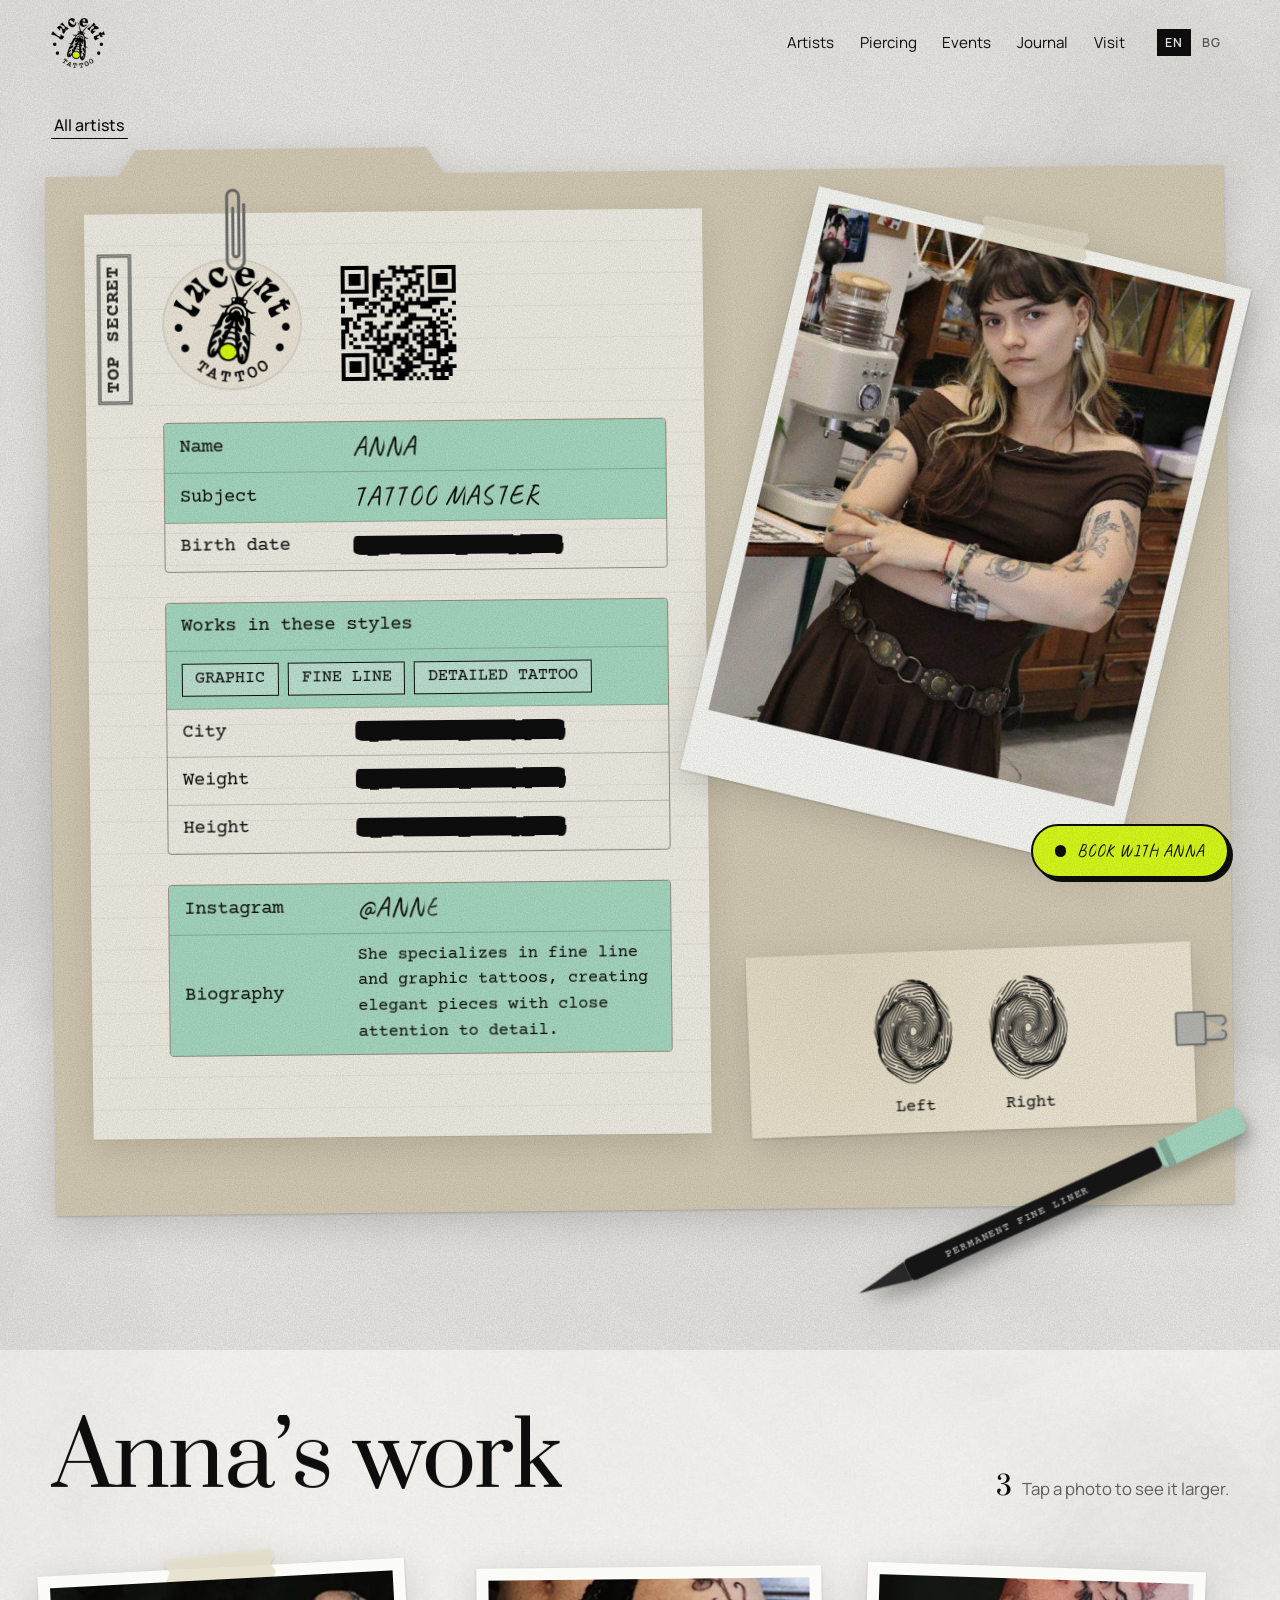
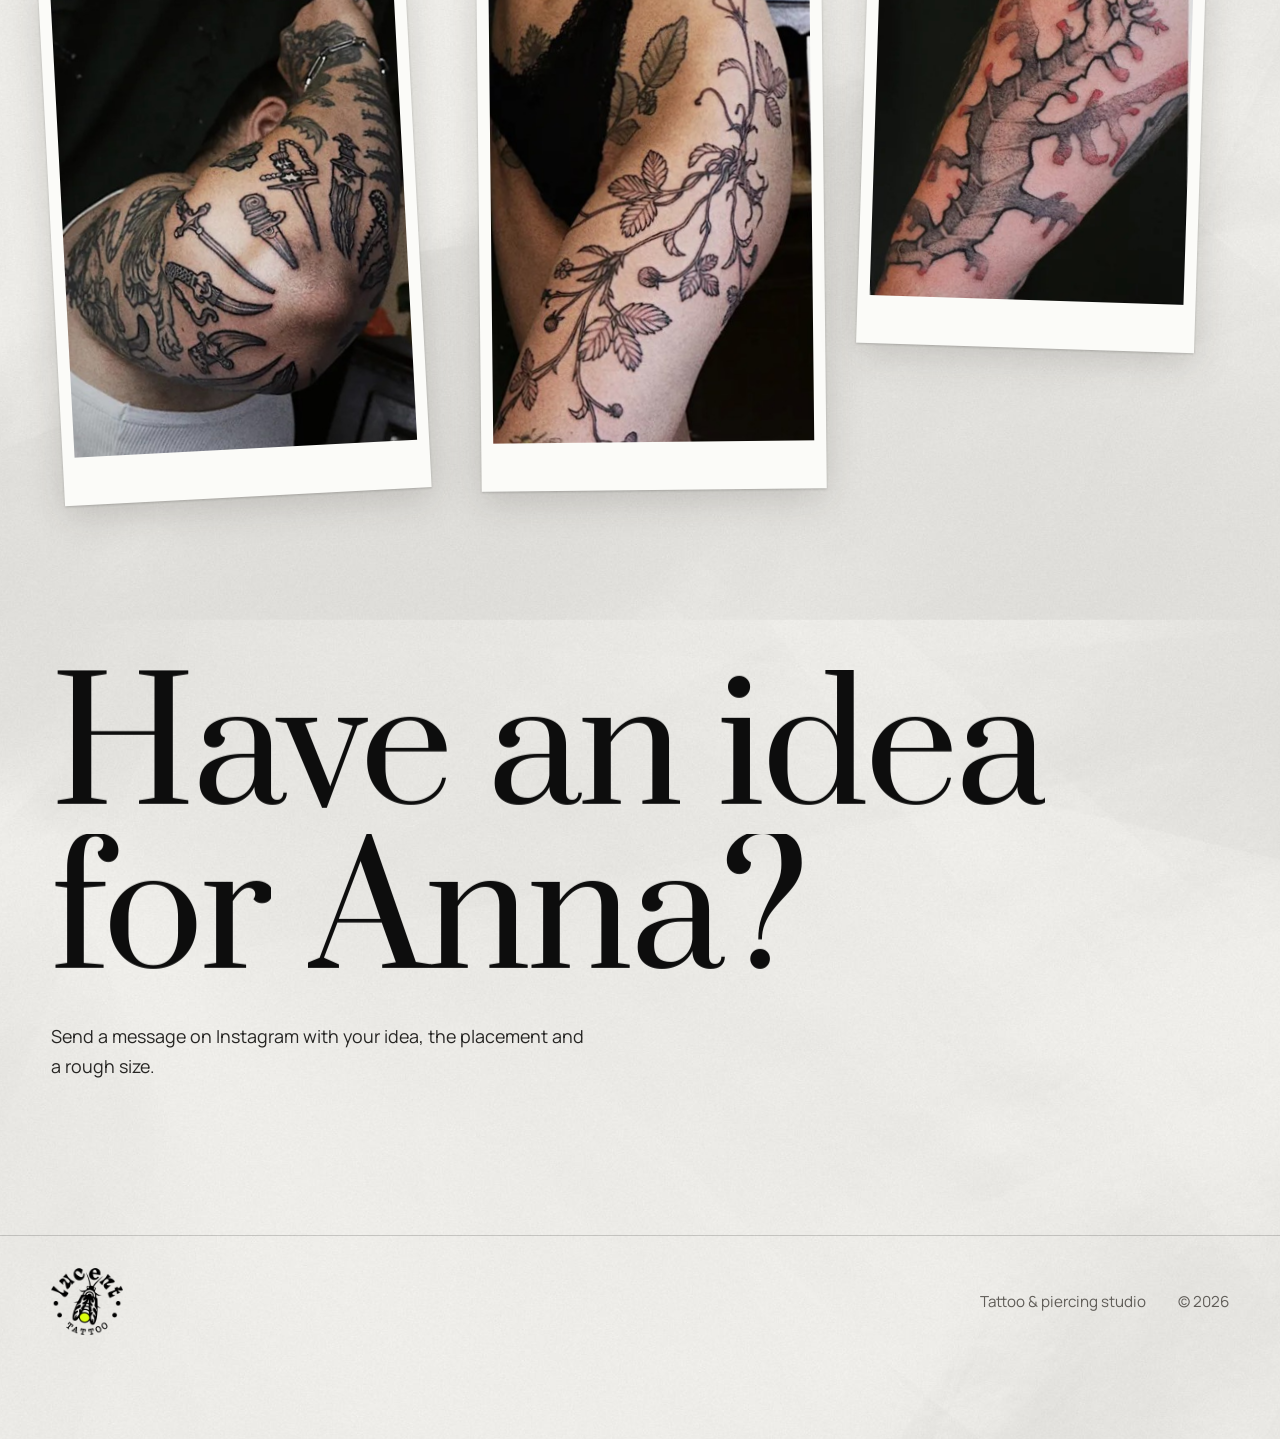
<file: artists/anna.html>
<!doctype html>
<html lang="en">
<head>
  <meta charset="utf-8">
  <meta name="viewport" content="width=device-width, initial-scale=1">
  <title>Anna · Lucent Tattoo Studio</title>
  <meta name="description" content="Anna, tattoo artist at Lucent Tattoo Studio, Sofia: fine line, graphic and detailed tattoos.">
  <link rel="preconnect" href="https://fonts.googleapis.com">
  <link rel="preconnect" href="https://fonts.gstatic.com" crossorigin>
  <link href="https://fonts.googleapis.com/css2?family=Prata&family=Manrope:wght@400;500;600&family=Permanent+Marker&family=Caveat:wght@700&family=Courier+Prime&family=PT+Mono&display=swap" rel="stylesheet">
  <link rel="stylesheet" href="../css/style.css">
  <link rel="icon" type="image/png" href="../assets/img/brand/favicon.png">
</head>
<body class="artist-page" data-artist="anna">
  <a class="skip" href="#main" data-i18n="skip">Skip to content</a>

  <svg width="0" height="0" style="position:absolute" aria-hidden="true">
    <filter id="rough"><feTurbulence type="fractalNoise" baseFrequency="0.04" numOctaves="2" seed="4"/><feDisplacementMap in="SourceGraphic" scale="3"/></filter>
  </svg>

  <header class="nav" data-nav>
    <a class="nav__logo" href="../index.html"><img src="../assets/img/brand/logo-160.png" alt="Lucent Tattoo" width="160" height="160"></a>
    <nav class="nav__links" aria-label="Main">
      <a href="../index.html#artists" data-i18n="nav.artists">Artists</a>
      <a href="../index.html#piercing" data-i18n="nav.piercing">Piercing</a>
      <a href="../index.html#events" data-i18n="nav.events">Events</a>
      <a href="../index.html#journal" data-i18n="nav.journal">Journal</a>
      <a href="../index.html#visit" data-i18n="nav.visit">Visit</a>
    </nav>
    <div class="lang" role="group" aria-label="Language">
      <button type="button" data-lang="en" aria-pressed="true">EN</button>
      <button type="button" data-lang="bg" aria-pressed="false">BG</button>
    </div>
  </header>

  <main id="main">
    <!-- DOSSIER -->
    <section class="dossier" aria-labelledby="artist-name">
      <a class="dossier__back link-ink" href="../index.html#artists" data-i18n="d.back">All artists</a>

      <div class="folder" data-folder>
        <div class="sheet" data-sheet>
          <svg class="clip" viewBox="0 0 40 120" aria-hidden="true"><path d="M28 30 V96 a10 10 0 0 1 -20 0 V20 a7 7 0 0 1 14 0 V88 a3.5 3.5 0 0 1 -7 0 V34"/></svg>
          <p class="sheet__secret" data-i18n="d.secret">Top secret</p>

          <div class="sheet__head">
            <img class="sheet__logo" src="../assets/img/brand/logo.png" alt="" width="640" height="641">
            <a class="sheet__qr" href="https://www.instagram.com/annetemma/" target="_blank" rel="noopener" aria-label="Instagram @annetemma">
              <img src="../assets/img/dossier/qr-anna.svg" alt="" width="120" height="120">
            </a>
          </div>

          <dl class="form">
            <div class="form__row form__row--fill"><dt data-i18n="d.name">Name</dt><dd><h1 id="artist-name" class="form__hand" data-i18n="anna.name">Anna</h1></dd></div>
            <div class="form__row form__row--fill"><dt data-i18n="d.subject">Subject</dt><dd class="form__hand" data-i18n="d.tattoo">Tattoo master</dd></div>
            <div class="form__row"><dt data-i18n="d.birth">Birth date</dt><dd><span class="redact" data-redact></span></dd></div>
          </dl>

          <dl class="form">
            <div class="form__row form__row--fill form__row--title"><dt data-i18n="d.styles">Works in these styles</dt></div>
            <div class="form__row form__row--fill form__row--chips"><dd>
              <span class="chip" data-i18n="s.graphic">Graphic</span>
              <span class="chip" data-i18n="s.fineline">Fine line</span>
              <span class="chip" data-i18n="s.detailed">Detailed tattoo</span>
            </dd></div>
            <div class="form__row"><dt data-i18n="d.city">City</dt><dd><span class="redact" data-redact></span></dd></div>
            <div class="form__row"><dt data-i18n="d.weight">Weight</dt><dd><span class="redact" data-redact></span></dd></div>
            <div class="form__row"><dt data-i18n="d.height">Height</dt><dd><span class="redact" data-redact></span></dd></div>
          </dl>

          <dl class="form">
            <div class="form__row form__row--fill"><dt>Instagram</dt><dd><a class="form__hand" data-write href="https://www.instagram.com/annetemma/" target="_blank" rel="noopener">@annetemma</a></dd></div>
            <div class="form__row form__row--fill form__row--bio"><dt data-i18n="d.bio">Biography</dt><dd data-i18n="anna.bio">She specializes in fine line and graphic tattoos, creating elegant pieces with close attention to detail.</dd></div>
          </dl>
        </div>

        <figure class="polaroid polaroid--portrait" data-polaroid>
          <img src="../assets/img/artists/anna.jpg" alt="Anna" width="720" height="900">
          <span class="tape tape--t"></span>
        </figure>

        <div class="prints" data-prints>
          <svg class="prints__clip" viewBox="0 0 60 90" aria-hidden="true"><rect x="8" y="34" width="44" height="40" rx="3"/><path d="M14 36 V12 a6 6 0 0 1 12 0 M46 36 V12 a6 6 0 0 0 -12 0"/></svg>
          <figure><img src="../assets/img/dossier/print-left.svg" alt="" width="120" height="156"><figcaption data-i18n="d.left">Left</figcaption></figure>
          <figure><img src="../assets/img/dossier/print-right.svg" alt="" width="120" height="156"><figcaption data-i18n="d.right">Right</figcaption></figure>
        </div>

        <svg class="pen" viewBox="0 0 520 60" aria-hidden="true">
          <rect x="70" y="16" width="330" height="28" rx="6" fill="#151515"/>
          <rect x="400" y="13" width="110" height="34" rx="8" fill="var(--artist)"/>
          <rect x="406" y="13" width="10" height="34" fill="rgba(0,0,0,.18)"/>
          <path d="M70 18 L30 26 L6 30 L30 34 L70 42 Z" fill="#2a2a2a"/>
          <text x="120" y="35" fill="#e9e9e9" font-family="Courier Prime, monospace" font-size="13" letter-spacing="1">PERMANENT FINE LINER</text>
        </svg>
      </div>
    </section>

    <!-- WORK -->
    <section class="works" aria-labelledby="works-title">
      <header class="section-head">
        <h2 id="works-title" class="display" data-split data-i18n="anna.works">Anna’s work</h2>
        <p class="section-head__aside" data-reveal><span class="works__count" data-count></span> <span data-i18n="d.works.aside">Tap a photo to see it larger.</span></p>
      </header>
      <div class="gallery" data-gallery></div>
    </section>

    <!-- CLOSING -->
    <section class="artist-end">
      <h2 class="display display--xl" data-split data-i18n="anna.end">Have an idea for Anna?</h2>
      <p class="lede" data-reveal data-i18n="d.end.body">Send a message on Instagram with your idea, the placement and a rough size.</p>
    </section>
  </main>

  <a class="book-sticky" href="https://ig.me/m/annetemma" target="_blank" rel="noopener">
    <span class="book-sticky__dot" aria-hidden="true"></span>
    <span data-i18n="anna.book">Book with Anna</span>
  </a>

  <dialog class="lightbox" data-lightbox>
    <img alt="">
    <button class="lightbox__btn lightbox__close" type="button" data-lb-close data-lb-label="lb.close">×</button>
    <button class="lightbox__btn lightbox__prev" type="button" data-lb-prev data-lb-label="lb.prev">‹</button>
    <button class="lightbox__btn lightbox__next" type="button" data-lb-next data-lb-label="lb.next">›</button>
    <p class="lightbox__count" data-lb-count></p>
  </dialog>

  <footer class="foot">
    <img class="foot__logo" src="../assets/img/brand/logo.png" alt="Lucent Tattoo" width="640" height="641">
    <span data-i18n="foot.line">Tattoo &amp; piercing studio</span>
    <span>© <span data-year></span></span>
  </footer>

  <div class="grain" aria-hidden="true"></div>

  <script src="../vendor/gsap.min.js"></script>
  <script src="../vendor/ScrollTrigger.min.js"></script>
  <script src="../vendor/lenis.min.js"></script>
  <script src="../js/i18n.js"></script>
  <script src="../js/artists.js"></script>
  <script src="../js/artist.js"></script>
  <script src="../js/main.js"></script>
  <script src="../js/dossier.js"></script>
</body>
</html>
</file>
<file: css/style.css>
/* Lucent Tattoo Studio — paper collage */

:root {
  --paper: #ecebe7;
  --paper-light: #f7f6f3;
  --paper-shade: #d9d7d1;
  --ink: #0d0d0d;
  --graphite: #5f5c57;
  --lime: #dcff1a;         /* firefly glow from the logo */
  --flame: #6f6f6f;
  --tape: rgba(232, 226, 205, 0.82);

  --f-display: "Prata", "Times New Roman", serif;
  --f-body: "Manrope", system-ui, sans-serif;
  --f-hand: "Permanent Marker", "Caveat", cursive;  /* Caveat covers Cyrillic */

  --gutter: clamp(16px, 4vw, 64px);
  --measure: 34rem;
  --shadow: drop-shadow(0 1px 1px rgba(0,0,0,.18)) drop-shadow(0 10px 18px rgba(30,25,20,.16));
  --shadow-lift: drop-shadow(0 2px 2px rgba(0,0,0,.14)) drop-shadow(0 26px 34px rgba(30,25,20,.22));
}

*, *::before, *::after { box-sizing: border-box; }
html { -webkit-text-size-adjust: 100%; }
body {
  margin: 0;
  color: var(--ink);
  background: var(--paper) url("../assets/img/paper.jpg") center / 1400px auto;
  font: 400 1rem/1.6 var(--f-body);
  overflow-x: hidden;
}
img, video, svg { display: block; max-width: 100%; }
a { color: inherit; }
h1, h2, h3, p, figure, dl, dd { margin: 0; }
:focus-visible { outline: 2px solid var(--ink); box-shadow: 0 0 0 5px var(--lime); outline-offset: 4px; }

.skip { position: absolute; left: -999px; top: 8px; z-index: 100; background: var(--ink); color: var(--paper); padding: .5rem 1rem; }
.skip:focus { left: 8px; }

/* ---------- type ---------- */
.display {
  font: 400 clamp(2.6rem, 7vw, 6.4rem)/0.98 var(--f-display);
  letter-spacing: -0.02em;
  max-width: 14ch;
}
.display--xl { font-size: clamp(3.4rem, 13vw, 12rem); max-width: none; }
.lede { font-size: clamp(1.05rem, 1.4vw, 1.25rem); line-height: 1.65; max-width: var(--measure); color: #262523; }
.note { font: 400 clamp(1.05rem, 1.6vw, 1.4rem)/1.15 var(--f-hand); color: var(--ink); }

/* handwriting is split into letters for the write-in animation */
.w { display: inline-block; white-space: nowrap; }
.ch { display: inline-block; }
.split-line { display: inline-block; vertical-align: top; overflow: hidden; padding-bottom: .08em; margin-bottom: -.08em; }
.split-line > span { display: inline-block; will-change: transform; }

.link-ink {
  display: inline-block; margin-top: 2rem;
  font: 500 1rem/1 var(--f-body); text-decoration: none;
  padding: .3rem .2rem .4rem;
  background: linear-gradient(var(--ink), var(--ink)) left bottom / 100% 1.5px no-repeat;
  transition: background-size .5s cubic-bezier(.7,0,.2,1), color .3s;
}
.link-ink:hover { background-size: 100% 100%; background-image: linear-gradient(var(--lime), var(--lime)); }

/* ---------- paper scraps ---------- */
.scrap { position: relative; filter: var(--shadow); transform: rotate(var(--r, 0deg)); }
.torn { background: var(--paper-light); overflow: hidden; }
.torn img { width: 100%; height: 100%; object-fit: cover; filter: grayscale(.25) contrast(1.05); }

.tape {
  position: absolute; z-index: 3; width: 110px; height: 30px; background: var(--tape);
  clip-path: polygon(3% 0, 97% 4%, 100% 30%, 96% 55%, 100% 82%, 97% 100%, 2% 96%, 0 70%, 4% 45%, 0 18%);
  mix-blend-mode: multiply;
}
.tape--t  { top: -14px; left: 50%; transform: translateX(-50%) rotate(-4deg); }
.tape--tl { top: -10px; left: -24px; transform: rotate(-32deg); }
.tape--br { bottom: -10px; right: -24px; transform: rotate(-28deg); }
.tape--r  { top: 30%; right: -40px; transform: rotate(78deg); }

/* ---------- nav ---------- */
.nav {
  position: fixed; inset: 0 0 auto; z-index: 50;
  display: flex; align-items: center; gap: clamp(1rem, 2.5vw, 2.5rem);
  padding: 1.1rem var(--gutter);
  transition: translate .5s cubic-bezier(.7,0,.2,1), background-color .4s;
}
.nav.is-scrolled { background: rgba(236,235,231,.82); backdrop-filter: blur(10px); -webkit-backdrop-filter: blur(10px); }
.nav.is-hidden { translate: 0 -110%; }
.nav__logo { display: block; flex: none; }
.nav__logo img { width: 54px; height: auto; transition: transform .6s cubic-bezier(.2,.8,.2,1); }
.nav__logo:hover img { transform: rotate(-12deg) scale(1.06); }
.nav__links { display: flex; gap: clamp(.9rem, 2vw, 2rem); margin-left: auto; }
.nav__links a { font-size: .95rem; text-decoration: none; position: relative; z-index: 0; }
.nav__links a::after {
  content: ""; position: absolute; left: -2px; right: -2px; bottom: 1px; height: 7px; z-index: -1; background: var(--lime);
  transform: scaleX(0); transform-origin: right; transition: transform .45s cubic-bezier(.7,0,.2,1);
}
.nav__links a:hover::after { transform: scaleX(1); transform-origin: left; }
.nav__book {
  font-size: .95rem; text-decoration: none; padding: .65rem 1.1rem;
  background: var(--ink); color: var(--paper-light); border-radius: 999px;
  transition: background-color .3s;
}
.nav__book:hover { background: var(--lime); color: var(--ink); }

.lang { display: flex; gap: 2px; }
.lang button {
  font: 600 .78rem/1 var(--f-body); letter-spacing: .04em; cursor: pointer;
  padding: .45rem .55rem; border: 0; background: transparent; color: var(--graphite);
  transition: color .25s, background-color .25s;
}
.lang button[aria-pressed="true"] { background: var(--ink); color: var(--paper-light); }
.lang button:hover:not([aria-pressed="true"]) { color: var(--ink); background: var(--lime); }

/* ---------- hero ---------- */
.hero {
  position: relative; min-height: 100svh;
  padding: 5.5rem var(--gutter) 2rem;
  display: grid; grid-template-rows: 1fr auto; align-items: end;
}
.hero__frame { grid-area: 1 / 1; align-self: stretch; --r: -1.2deg; margin: 0 1vw 9vw; }
.hero__frame .torn { position: absolute; inset: 0; background: #1b1a18; }
.hero__video { width: 100%; height: 100%; object-fit: cover; filter: grayscale(1) contrast(1.12) brightness(.95); }

.hero__word {
  grid-area: 1 / 1 / 3 / 2; align-self: end; position: relative; z-index: 4;
  font: 400 clamp(6rem, 27vw, 30rem)/.78 var(--f-display);
  letter-spacing: -.045em; margin: 0 0 -.02em -.04em;
  color: #fff; mix-blend-mode: difference;
  pointer-events: none;
}
.hero__letters { display: flex; overflow: hidden; padding: .02em 0 .1em; }
.hero__letters span { display: inline-block; will-change: transform; }

/* logo pasted on like a sticker; the firefly's tail glows */
.hero__badge {
  position: absolute; z-index: 6; right: calc(var(--gutter) + 1vw); bottom: clamp(4.5rem, 9vw, 8rem);
  width: clamp(120px, 15vw, 230px); aspect-ratio: 1; transform: rotate(-9deg);
  display: grid; place-items: center; border-radius: 50%; background: var(--paper-light);
  filter: var(--shadow);
}
.hero__badge img { width: 84%; height: auto; position: relative; z-index: 1; }
.hero__glow {
  position: absolute; z-index: 0; left: 47.5%; top: 68%; width: 30%; aspect-ratio: 1; translate: -50% -50%;
  border-radius: 50%; background: radial-gradient(circle, rgba(220,255,26,.95) 0%, rgba(220,255,26,.45) 40%, rgba(220,255,26,0) 70%);
  animation: firefly 2.8s ease-in-out infinite;
}
@keyframes firefly { 0%, 100% { opacity: .35; scale: .8; } 50% { opacity: 1; scale: 1.5; } }

.hero__sub {
  position: absolute; z-index: 5; right: var(--gutter); bottom: 2.4rem;
  font: 500 clamp(.95rem, 1.3vw, 1.15rem)/1.3 var(--f-body); max-width: 16ch; text-align: right;
}
.hero__note {
  position: absolute; z-index: 5; left: calc(var(--gutter) + 3vw); top: 7.5rem;
  display: flex; align-items: flex-start; gap: .4rem; max-width: 22ch;
  color: var(--lime); transform: rotate(-4deg);
}
.note__arrow { width: 80px; flex: none; fill: none; stroke: currentColor; stroke-width: 2; stroke-linecap: round; filter: url(#rough); margin-top: .6rem; }
.hero__pause {
  position: absolute; z-index: 5; right: calc(var(--gutter) + 2vw); top: 6.5rem;
  font: 500 .85rem/1 var(--f-body); padding: .55rem .9rem; border-radius: 999px; cursor: pointer;
  border: 1px solid rgba(255,255,255,.55); background: rgba(13,13,13,.25); color: #fff;
  backdrop-filter: blur(6px); -webkit-backdrop-filter: blur(6px);
}
.hero__pause:hover { background: rgba(13,13,13,.5); }

/* ---------- manifesto ---------- */
.manifesto {
  display: grid; grid-template-columns: minmax(0, 1.05fr) minmax(0, 1fr); gap: clamp(2rem, 6vw, 7rem);
  padding: clamp(6rem, 14vw, 12rem) var(--gutter) clamp(4rem, 10vw, 9rem);
  align-items: center;
}
.manifesto__text .lede { margin-top: 2.2rem; }
.collage { position: relative; aspect-ratio: 1 / 1.05; }
.collage .scrap { position: absolute; }
.collage__a { width: 66%; aspect-ratio: 4 / 5; left: 0; top: 4%; --r: -5deg; }
.collage__b { width: 52%; aspect-ratio: 1; right: 0; bottom: 6%; --r: 4deg; z-index: 2; }
.collage__c { left: 8%; bottom: 0; --r: -2deg; z-index: 3; }
.collage .torn { height: 100%; }
.paper-slip .torn { height: auto; padding: .9rem 1.3rem 1.1rem; background: var(--paper-light); }
.slip { font: 400 1.2rem/1 var(--f-hand); color: var(--ink); white-space: nowrap; }
.collage__scribble { position: absolute; z-index: 4; width: 46%; right: 4%; top: -2%; fill: none; stroke: var(--ink); stroke-width: 2.2; stroke-linecap: round; filter: url(#rough); pointer-events: none; }

/* ---------- marquee (tape strip) ---------- */
.marquee {
  overflow: hidden; background: var(--tape); transform: rotate(-1.6deg); margin: 2rem -2vw;
  padding: .9rem 0; filter: var(--shadow);
}
.marquee__track { display: flex; width: max-content; gap: 3.5rem; padding-left: 3.5rem; }
.marquee__track > span { font: 400 clamp(1.6rem, 3.2vw, 2.6rem)/1 var(--f-display); white-space: nowrap; }
.marquee__track > span:nth-child(odd) { font-family: var(--f-hand); font-size: clamp(1.3rem, 2.6vw, 2.1rem); align-self: center; }
.marquee__track > span:nth-child(3n) { background: var(--lime); padding: 0 .3em; }

/* ---------- section heads ---------- */
.section-head {
  display: flex; justify-content: space-between; align-items: flex-end; gap: 2rem; flex-wrap: wrap;
  padding: 0 var(--gutter); margin-bottom: clamp(2.5rem, 5vw, 4.5rem);
}
.section-head__aside { max-width: 30ch; color: var(--graphite); font-size: 1.05rem; }

/* ---------- artists ---------- */
.artists { padding-top: clamp(6rem, 12vw, 10rem); }
.artists__pin { min-height: 100vh; display: flex; flex-direction: column; justify-content: center; padding-bottom: 3rem; }
.board { display: flex; gap: clamp(1.5rem, 3vw, 3rem); padding: 1.5rem var(--gutter) 2rem; width: max-content; }
.card { width: clamp(240px, 24vw, 340px); flex: none; transition: transform .5s cubic-bezier(.2,.8,.2,1), filter .5s; }
.card:nth-child(even) { margin-top: 3.5rem; }
.card:hover, .card:focus-within { transform: rotate(0deg) translateY(-10px) scale(1.02); filter: var(--shadow-lift); }
.card .torn { padding: 12px 12px 0; }
.card__photo {
  aspect-ratio: 4 / 5; display: grid; place-items: center;
  background:
    radial-gradient(circle at 30% 25%, rgba(255,255,255,.08), transparent 60%),
    #1d1c1a;
}
.card__photo--tall { aspect-ratio: 3 / 4; }
.card__photo { position: relative; overflow: hidden; }
.card__photo img { position: absolute; inset: 0; width: 100%; height: 100%; object-fit: cover; z-index: 1; filter: grayscale(1) contrast(1.08); transition: filter .6s; }
.card:hover .card__photo img, .piercer:hover .card__photo img { filter: grayscale(0) contrast(1.02); }
.card__photo .note { color: var(--lime); transform: rotate(-6deg); }
.card__styles { list-style: none; padding: 0; margin: .5rem 0 0; color: var(--graphite); font-size: .95rem; line-height: 1.45; }
.card__ig { display: inline-block; margin-top: .7rem; font-weight: 600; font-size: .92rem; text-decoration: none; padding: .1rem .25rem; margin-left: -.25rem; transition: background-color .25s; }
.card__ig:hover { background: var(--lime); }
.sticker { position: absolute; z-index: 4; right: -14px; bottom: 28%; font-size: 2.6rem; line-height: 1; transform: rotate(12deg); filter: drop-shadow(0 3px 2px rgba(0,0,0,.25)); transition: transform .5s cubic-bezier(.2,.8,.2,1); }
.card:hover .sticker, .piercer:hover .sticker { transform: rotate(-8deg) scale(1.15); }
.card__body { padding: 1rem .3rem 1.3rem; }
.card__name { font: 400 1.9rem/1.05 var(--f-display); letter-spacing: -.01em; }
.card__style { color: var(--graphite); margin-top: .35rem; font-size: .95rem; }

/* ---------- piercing ---------- */
.piercing {
  position: relative; overflow: hidden;
  margin-top: clamp(4rem, 10vw, 8rem);
  padding: clamp(5rem, 10vw, 9rem) var(--gutter);
  background: var(--ink); color: var(--paper-light);
}
.piercing::before {   /* torn top edge */
  content: ""; position: absolute; inset: -1px 0 auto; height: 28px; background: var(--paper) url("../assets/img/paper.jpg") center / 1400px auto;
  clip-path: polygon(0 0,100% 0,100% 40%,96% 70%,92% 45%,87% 80%,82% 50%,77% 72%,71% 40%,66% 85%,60% 55%,55% 78%,49% 42%,44% 74%,38% 48%,33% 82%,27% 52%,22% 76%,16% 44%,11% 80%,6% 50%,0 70%);
}
.piercing__rings { position: absolute; width: min(70vw, 760px); right: -14vw; top: 6%; fill: none; stroke: var(--lime); stroke-width: 1.4; opacity: .9; }
.piercing__inner { position: relative; }
.piercing__note { color: var(--lime); margin-bottom: 1rem; transform: rotate(-3deg); display: inline-block; }
.piercing .display--xl { margin-bottom: clamp(2.5rem, 5vw, 4rem); }
.piercing__grid { display: grid; grid-template-columns: minmax(0, 380px) minmax(0, 1fr); gap: clamp(2rem, 6vw, 6rem); align-items: start; }
.piercer .torn { padding: 12px 12px 0; color: var(--ink); }
.piercing .lede { color: #d8d6d1; }
.piercing__list { list-style: none; padding: 0; margin: 2rem 0 0; display: grid; gap: .1rem; max-width: var(--measure); }
.piercing__list li { font: 400 clamp(1.3rem, 2.2vw, 1.8rem)/1.25 var(--f-display); padding: .7rem 0; border-bottom: 1px solid rgba(247,246,243,.18); }
.piercing .link-ink { background-image: linear-gradient(var(--paper-light), var(--paper-light)); }
.piercing .link-ink:hover { color: var(--ink); background-image: linear-gradient(var(--lime), var(--lime)); }

/* ---------- events ---------- */
.events { padding: clamp(6rem, 12vw, 10rem) 0 clamp(3rem, 6vw, 5rem); }
.flyers { display: grid; grid-template-columns: repeat(3, minmax(0, 1fr)); gap: clamp(1.5rem, 3vw, 3rem); padding: 0 var(--gutter); align-items: start; }
.flyer:nth-child(2) { margin-top: 4rem; }
.flyer .torn { padding: 2rem 1.8rem 2.4rem; min-height: 22rem; display: flex; flex-direction: column; }
.flyer__date { transform: rotate(-3deg); transform-origin: left; }
.flyer__title { font: 400 clamp(2.2rem, 3.6vw, 3.4rem)/1 var(--f-display); margin: auto 0 1rem; letter-spacing: -.02em; }
.flyer p:last-child { color: var(--graphite); max-width: 28ch; }
.flyer--ink .torn { background: var(--ink); color: var(--paper-light); }
.flyer--ink p:last-child { color: #c9c6c0; }
.flyer--ink .flyer__date { color: var(--lime); }

/* ---------- journal ---------- */
.journal { padding: clamp(4rem, 10vw, 8rem) 0; }
.clippings { display: grid; grid-template-columns: 1.1fr .9fr 1fr; gap: clamp(1.5rem, 3vw, 3rem); padding: 0 var(--gutter); align-items: start; }
.clip { text-decoration: none; display: block; transition: transform .5s cubic-bezier(.2,.8,.2,1), filter .5s; }
.clip:hover, .clip:focus-visible { transform: rotate(0deg) translateY(-8px); filter: var(--shadow-lift); }
.clip .torn { padding: 12px 12px 1.6rem; }
.clip img { aspect-ratio: 4 / 3; height: auto; }
.clip h3 { font: 400 clamp(1.5rem, 2.3vw, 2rem)/1.1 var(--f-display); margin: 1.1rem .4rem .5rem; letter-spacing: -.01em; }
.clip p { color: var(--graphite); margin: 0 .4rem; }
.clip--text { margin-top: 5rem; }
.clip--text .torn { padding: 2.2rem 1.6rem 2.4rem; background: #e3e1db; }
.clip--text h3 { font-size: clamp(2rem, 3.2vw, 2.8rem); margin: 0 0 1rem; }

/* ---------- visit ---------- */
.visit { padding: clamp(5rem, 10vw, 9rem) var(--gutter) clamp(4rem, 8vw, 6rem); position: relative; }
.visit__grid { display: grid; grid-template-columns: minmax(0, 1fr) minmax(0, 1fr); gap: 3rem; margin-top: 3rem; align-items: start; }
.visit__info { display: grid; gap: 1rem; }
.visit__info div { display: grid; grid-template-columns: 9rem 1fr; border-bottom: 1px solid rgba(13,13,13,.18); padding-bottom: .8rem; }
.visit__info dt { color: var(--graphite); }
.visit__info dd { font-family: var(--f-display); font-size: 1.2rem; }
.visit__info dd a { text-decoration: none; background: linear-gradient(var(--lime), var(--lime)) left 85% / 100% 35% no-repeat; transition: background-size .35s; }
.visit__igs { display: flex; flex-wrap: wrap; gap: .3rem 1rem; }
.visit__info .visit__igs { font-family: var(--f-body); font-size: 1rem; }
.visit__info .visit__igs a { background-size: 0 35%; }
.visit__info .visit__igs a:hover { background-size: 100% 35%; }
.stamp {
  position: absolute; right: calc(var(--gutter) + 4vw); top: clamp(3rem, 8vw, 7rem);
  width: clamp(130px, 14vw, 180px); aspect-ratio: 1; border-radius: 50%;
  display: grid; place-items: center; text-align: center; padding: 1.4rem;
  font: 400 1.25rem/1.1 var(--f-hand); color: var(--ink); text-decoration: none;
  background: var(--lime); border: 2px solid var(--ink); transform: rotate(-12deg);
  transition: transform .5s cubic-bezier(.2,.8,.2,1), background-color .3s, color .3s;
}
.stamp:hover { transform: rotate(0deg) scale(1.06); background: var(--ink); color: var(--lime); }

/* ---------- footer ---------- */
.foot { display: flex; gap: 2rem; align-items: center; flex-wrap: wrap; padding: 2rem var(--gutter) 2.5rem; border-top: 1px solid rgba(13,13,13,.18); color: var(--graphite); font-size: .95rem; }
.foot__logo { width: 72px; height: auto; margin-right: auto; }

/* ---------- tribal flame cutouts (from the brand sheet) ---------- */
.flame { position: absolute; pointer-events: none; }
.flame--hero { z-index: 3; width: clamp(90px, 10vw, 170px); right: calc(var(--gutter) - 1vw); top: 4rem; fill: var(--flame); transform: rotate(14deg) scaleX(-1); filter: drop-shadow(0 8px 10px rgba(0,0,0,.2)); }
.flame--collage { z-index: 1; width: 26%; left: -6%; bottom: 8%; fill: var(--lime); transform: rotate(-22deg); }

/* ---------- film grain ---------- */
.grain {
  position: fixed; inset: -50%; z-index: 90; pointer-events: none; opacity: .13; mix-blend-mode: multiply;
  background-image: url("data:image/svg+xml,%3Csvg xmlns='http://www.w3.org/2000/svg' width='220' height='220'%3E%3Cfilter id='n'%3E%3CfeTurbulence type='fractalNoise' baseFrequency='.85' numOctaves='3' stitchTiles='stitch'/%3E%3CfeColorMatrix values='0 0 0 0 0 0 0 0 0 0 0 0 0 0 0 0 0 0 1.1 0'/%3E%3C/filter%3E%3Crect width='100%25' height='100%25' filter='url(%23n)'/%3E%3C/svg%3E");
  animation: grain .9s steps(6) infinite;
}
@keyframes grain {
  0% { transform: translate(0, 0); } 20% { transform: translate(-3%, 2%); } 40% { transform: translate(2%, -3%); }
  60% { transform: translate(-2%, -1%); } 80% { transform: translate(3%, 3%); } 100% { transform: translate(0, 0); }
}

/* =========================================================
   Artist page: dossier, work gallery, sticky booking
   ========================================================= */
.artist-page { --artist: #a9dcc4; --f-type: "Courier Prime", "PT Mono", monospace; }

.card__link { text-decoration: none; }
.card__link::after { content: ""; position: absolute; inset: 0; z-index: 2; }
.card__ig { position: relative; z-index: 3; }

.dossier { padding: 7rem var(--gutter) clamp(4rem, 8vw, 7rem); }
.dossier__back { margin: 0 0 2rem; }

.folder {
  position: relative; max-width: 1180px; margin: 0 auto;
  padding: clamp(18px, 3vw, 40px) clamp(18px, 3vw, 40px) clamp(40px, 6vw, 80px);
  background: #d8cfb8; transform: rotate(-.6deg); filter: var(--shadow);
  display: grid; grid-template-columns: minmax(0, 1.25fr) minmax(0, .9fr); gap: clamp(20px, 3vw, 48px); align-items: start;
}
.folder::before {   /* folder tab */
  content: ""; position: absolute; left: 6%; top: -26px; width: 28%; height: 30px; background: #d8cfb8;
  clip-path: polygon(6% 0, 94% 0, 100% 100%, 0 100%);
}

.sheet {
  position: relative; grid-row: 1 / 3; background: #f4f1e8; padding: clamp(22px, 3.5vw, 48px) clamp(18px, 3vw, 40px) clamp(28px, 4vw, 56px) clamp(48px, 6vw, 84px);
  box-shadow: 0 1px 0 rgba(0,0,0,.06), 0 12px 30px rgba(40,30,10,.12);
  background-image: repeating-linear-gradient(transparent 0 31px, rgba(120,100,60,.08) 31px 32px);
}
.clip { position: absolute; left: 22%; top: -34px; width: 34px; fill: none; stroke: #6f6f6f; stroke-width: 3.5; stroke-linecap: round; }
.sheet__secret {
  position: absolute; left: 12px; top: 40px; writing-mode: vertical-rl; transform: rotate(180deg);
  font: 700 clamp(1rem, 1.6vw, 1.35rem)/1 var(--f-type); letter-spacing: .04em; text-transform: uppercase;
  border: 3px double var(--ink); padding: .5rem .25rem; opacity: .85;
}
.sheet__head { display: flex; align-items: center; gap: clamp(16px, 3vw, 40px); margin-bottom: clamp(18px, 3vw, 32px); }
.sheet__logo { width: clamp(90px, 11vw, 140px); height: auto; border-radius: 50%; background: #efeadb; padding: 8px; box-shadow: inset 0 0 0 2px rgba(0,0,0,.08); }
.sheet__qr img { width: clamp(80px, 9vw, 116px); height: auto; mix-blend-mode: multiply; }

.form { margin: 0 0 clamp(18px, 3vw, 30px); border: 1.5px solid rgba(60,50,30,.5); border-radius: 4px; overflow: hidden; }
.form__row { display: grid; grid-template-columns: minmax(7.5rem, 34%) 1fr; align-items: center; gap: .8rem; padding: .55rem .9rem; border-bottom: 1px solid rgba(60,50,30,.25); min-height: 3rem; }
.form__row:last-child { border-bottom: 0; }
.form__row--fill { background: var(--artist); }
.form__row--title, .form__row--chips { grid-template-columns: 1fr; }
.form dt { font: 400 clamp(1rem, 1.5vw, 1.25rem)/1.2 var(--f-type); }
.form dd { margin: 0; min-width: 0; }
.form__hand { font: 400 clamp(1.25rem, 2.2vw, 1.9rem)/1.1 var(--f-hand); text-transform: uppercase; color: var(--ink); text-decoration: none; margin: 0; letter-spacing: .02em; }
a.form__hand:hover { background: var(--lime); }
.form__row--bio dd { font: 400 clamp(.98rem, 1.3vw, 1.12rem)/1.55 var(--f-type); max-width: 46ch; }
.chip { display: inline-block; font: 400 clamp(.95rem, 1.3vw, 1.15rem)/1 var(--f-type); text-transform: uppercase; border: 1.5px solid var(--ink); padding: .45rem .8rem; margin: .2rem .35rem .2rem 0; background: rgba(255,255,255,.25); }
.redact { display: block; height: 1.2rem; width: min(70%, 260px); background: var(--ink); border-radius: 3px 8px 4px 9px / 6px 3px 8px 4px; transform-origin: left center; filter: url(#rough); }

.polaroid { margin: 0; background: #fbfbf8; padding: 14px 14px 64px; position: relative; filter: var(--shadow); }
.polaroid img { width: 100%; height: auto; aspect-ratio: 4 / 5; object-fit: cover; }
.polaroid--portrait { transform: rotate(2.2deg); margin-top: clamp(0px, 2vw, 24px); }

.prints {
  position: relative; display: flex; gap: clamp(12px, 2vw, 28px); justify-content: center; align-self: end;
  background: #f1ead6; padding: 22px 22px 16px; transform: rotate(-1.5deg); filter: var(--shadow);
  background-image: radial-gradient(circle at 20% 10%, rgba(150,120,60,.12), transparent 60%);
}
.prints figure { margin: 0; text-align: center; }
.prints img { width: clamp(64px, 7vw, 96px); height: auto; mix-blend-mode: multiply; }
.prints figcaption { font: 400 1.05rem/1 var(--f-type); margin-top: .6rem; }
.prints__clip { position: absolute; right: -26px; top: 30%; width: 44px; fill: #b9b9b4; stroke: #6f6f6f; stroke-width: 2.5; transform: rotate(90deg); }

.pen { position: absolute; width: clamp(240px, 34vw, 460px); right: -3%; bottom: -24px; transform: rotate(-24deg); filter: drop-shadow(0 10px 8px rgba(0,0,0,.25)); pointer-events: none; }

/* gallery */
.works { padding: clamp(3rem, 8vw, 7rem) 0 clamp(3rem, 6vw, 5rem); }
.works__count { font: 400 1.6rem/1 var(--f-display); color: var(--ink); margin-right: .4rem; }
.gallery { columns: 3 300px; column-gap: clamp(18px, 3vw, 40px); padding: 0 var(--gutter); }
.shot { break-inside: avoid; margin: 0 0 clamp(22px, 3.5vw, 44px); background: #fbfbf8; padding: 12px 12px 48px; }
.shot:nth-child(4n+2) { margin-left: 6%; }
.shot:nth-child(5n+3) { margin-right: 8%; }
.shot__open { display: block; width: 100%; padding: 0; border: 0; background: none; cursor: zoom-in; }
.shot__open img { width: 100%; height: auto; display: block; transition: filter .4s; }
.shot:hover { filter: var(--shadow-lift); z-index: 2; }
.shot:hover .shot__open img { filter: contrast(1.05) saturate(1.05); }

.artist-end { padding: clamp(3rem, 8vw, 6rem) var(--gutter) clamp(7rem, 12vw, 10rem); }
.artist-end .lede { margin-top: 1.6rem; }
.artist-page .foot { padding-bottom: 6.5rem; }

/* booking button stays on screen */
.book-sticky {
  position: fixed; z-index: 60; right: max(var(--gutter), env(safe-area-inset-right, 0px)); bottom: calc(22px + env(safe-area-inset-bottom, 0px));
  display: inline-flex; align-items: center; gap: .7rem;
  font: 400 clamp(1rem, 1.4vw, 1.2rem)/1 var(--f-hand); text-transform: uppercase; letter-spacing: .02em;
  color: var(--ink); background: var(--lime); text-decoration: none;
  padding: 1rem 1.4rem; border: 2px solid var(--ink); border-radius: 999px;
  box-shadow: 4px 4px 0 var(--ink); transition: translate .25s, box-shadow .25s;
}
.book-sticky:hover { translate: -2px -2px; box-shadow: 6px 6px 0 var(--ink); }
.book-sticky:active { translate: 3px 3px; box-shadow: 1px 1px 0 var(--ink); }
.book-sticky__dot { width: .7rem; height: .7rem; border-radius: 50%; background: var(--ink); animation: blink 1.6s ease-in-out infinite; }
@keyframes blink { 50% { opacity: .25; } }

/* photo viewer */
.lightbox { border: 0; padding: 0; margin: 0; width: 100vw; height: 100vh; max-width: none; max-height: none; background: rgba(13,13,13,.94); color: var(--paper-light); }
.lightbox[open] { display: grid; place-items: center; }
.lightbox::backdrop { background: transparent; }
.lightbox img { max-width: min(92vw, 1100px); max-height: 84vh; width: auto; height: auto; touch-action: pan-y; user-select: none; }
.lightbox__btn { position: absolute; border: 1.5px solid rgba(247,246,243,.5); background: rgba(13,13,13,.4); color: var(--paper-light); width: 52px; height: 52px; border-radius: 50%; font: 400 1.8rem/1 var(--f-body); cursor: pointer; }
.lightbox__btn:hover { background: var(--lime); color: var(--ink); border-color: var(--lime); }
.lightbox__close { top: calc(18px + env(safe-area-inset-top, 0px)); right: 18px; }
.lightbox__prev { left: 18px; top: 50%; translate: 0 -50%; }
.lightbox__next { right: 18px; top: 50%; translate: 0 -50%; }
.lightbox__count { position: absolute; bottom: calc(20px + env(safe-area-inset-bottom, 0px)); left: 50%; translate: -50% 0; font: 400 1rem/1 var(--f-type); }

@media (max-width: 960px) {
  .folder { grid-template-columns: 1fr; }
  .sheet { grid-row: auto; }
  .polaroid--portrait { max-width: 420px; justify-self: center; }
  .prints { justify-self: center; }
  .pen { display: none; }
}
@media (max-width: 560px) {
  .dossier { padding-top: 6rem; }
  .sheet { padding-left: 46px; }
  .sheet__secret { left: 8px; font-size: .9rem; }
  .form__row { grid-template-columns: 1fr; gap: .3rem; }
  .gallery { columns: 2 140px; column-gap: 12px; }
  .shot { padding: 7px 7px 26px; margin-bottom: 14px; }
  .shot:nth-child(4n+2), .shot:nth-child(5n+3) { margin-left: 0; margin-right: 0; }
  .book-sticky { left: max(16px, env(safe-area-inset-left, 0px)); right: max(16px, env(safe-area-inset-right, 0px)); justify-content: center; }
  .lightbox__prev, .lightbox__next { top: auto; bottom: calc(10px + env(safe-area-inset-bottom, 0px)); translate: none; }
}

/* ---------- responsive ---------- */
@media (max-width: 960px) {
  .nav__links { display: none; }
  .lang { margin-left: auto; }
  .manifesto, .piercing__grid, .visit__grid { grid-template-columns: 1fr; }
  .collage { max-width: 520px; width: 100%; margin: 0 auto; }
  .flyers, .clippings { grid-template-columns: 1fr; max-width: 520px; }
  .flyer:nth-child(2), .clip--text { margin-top: 0; }
  .flyer .torn { min-height: 16rem; }
  .board { width: auto; overflow-x: auto; scroll-snap-type: x mandatory; padding-bottom: 3rem; }
  .card { scroll-snap-align: center; width: min(74vw, 300px); }
  .stamp { position: static; margin-top: 3rem; }
  .piercer { max-width: 380px; }
}
@media (max-width: 560px) {
  .nav__book { display: none; }
  .hero__note { top: 6.2rem; font-size: 1.15rem; }
  .hero__pause { top: 5.4rem; right: calc(var(--gutter) + 3vw); }
  .flame--hero { top: 8rem; width: 70px; }
  .hero__sub { position: static; text-align: left; margin-top: 1rem; }
  .hero__badge { width: 96px; bottom: 6.5rem; }
  .visit__info div { grid-template-columns: 1fr; gap: .2rem; }
}

@media (prefers-reduced-motion: reduce) {
  .grain, .hero__glow, .book-sticky__dot { animation: none; }
  *, *::before, *::after { transition-duration: .01ms !important; }
}
</file>
